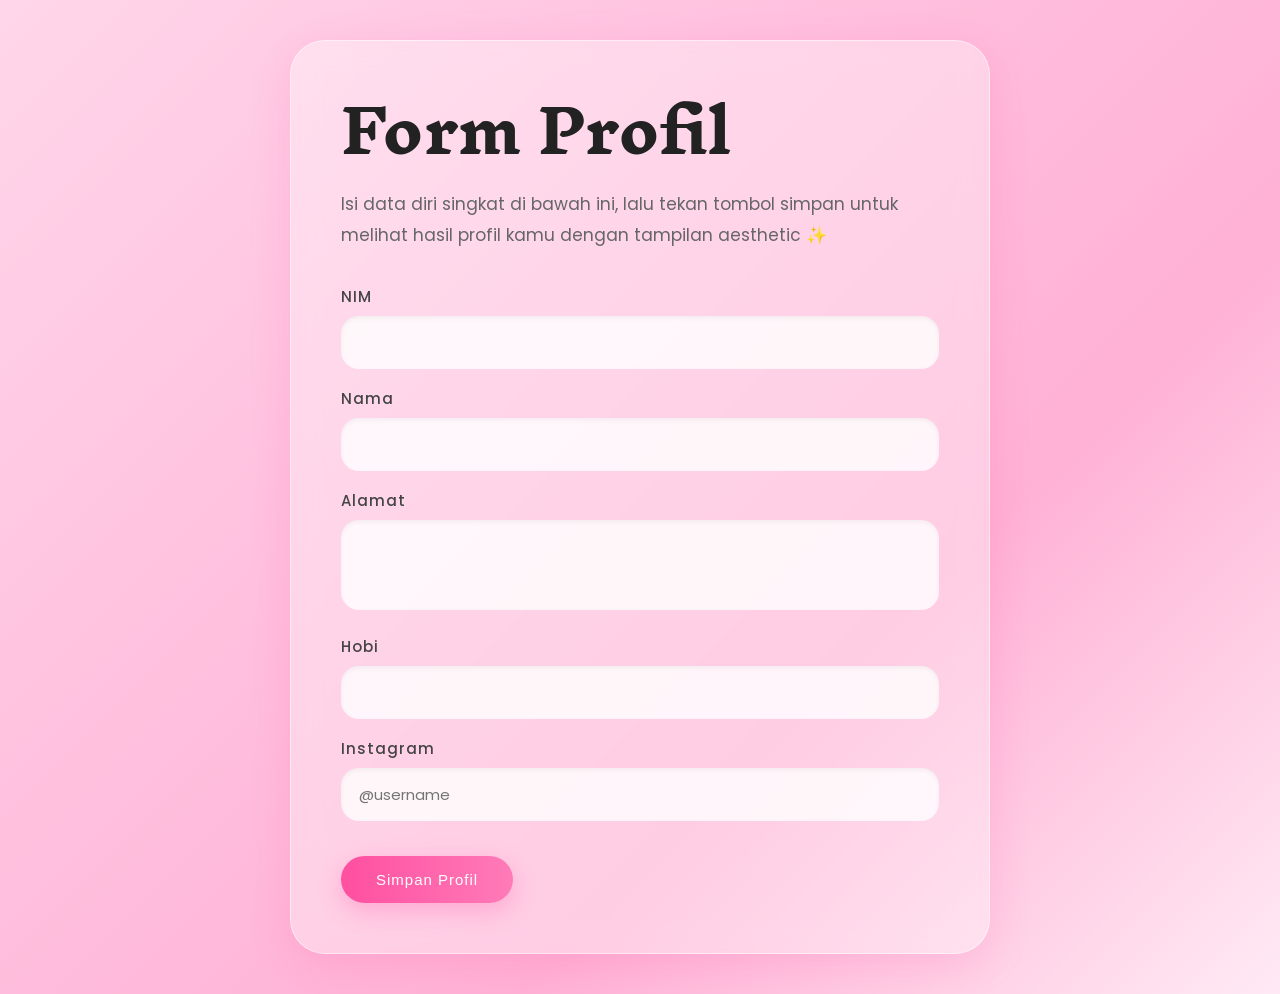
<file: profil.html>
<!DOCTYPE html>
<html lang="id">
<head>
	<meta charset="utf-8">
	<meta name="viewport" content="width=device-width, initial-scale=1.0">

	<title>Form Profil</title>

	<link href="https://fonts.googleapis.com/css2?family=Inknut+Antiqua:wght@300;400;500;600;700;800;900&family=Poppins:wght@300;400;500;600&display=swap" rel="stylesheet">

	<style>

		*{
			margin:0;
			padding:0;
			box-sizing:border-box;
		}

		body{
			min-height:100vh;
			font-family:'Poppins', sans-serif;

			/* GRADASI PINK SOFT */
			background: linear-gradient(
				135deg,
				#ffd6ea,
				#ffc2df,
				#ffb1d5,
				#ffeaf4
			);

			display:flex;
			justify-content:center;
			align-items:center;
			padding:40px;
		}

		.container{

			width:100%;
			max-width:700px;

			background:rgba(255,255,255,0.35);
			backdrop-filter:blur(14px);

			padding:50px;
			border-radius:35px;

			box-shadow:
			0 10px 40px rgba(255,79,160,0.18);

			border:1px solid rgba(255,255,255,0.5);
		}

		h1{
			font-size:60px;
			margin-bottom:20px;
			font-family:'Inknut Antiqua', serif;
			font-weight:bold;
			color:#222;
			line-height:1.3;
		}

		p{
			font-size:17px;
			margin-bottom:35px;
			color:#666;
			line-height:1.8;
		}

		label{
			display:block;
			margin-top:18px;
			margin-bottom:8px;
			font-size:15px;
			font-weight:500;
			color:#444;
			letter-spacing:1px;
		}

		input,
		textarea{

			width:100%;
			padding:15px 18px;

			font-size:15px;
			font-family:'Poppins', sans-serif;

			border:none;
			outline:none;

			border-radius:18px;

			background:rgba(255,255,255,0.8);

			box-shadow:
			inset 0 2px 5px rgba(0,0,0,0.05);

			transition:0.3s;
		}

		input:focus,
		textarea:focus{

			background:white;

			box-shadow:
			0 0 0 3px rgba(255,79,160,0.2);

		}

		textarea{
			height:90px;
			resize:none;
		}

		button{

			margin-top:35px;

			padding:15px 35px;

			border:none;
			border-radius:50px;

			background:linear-gradient(
				to right,
				#ff4fa0,
				#ff7bb8
			);

			color:white;

			font-size:15px;
			font-weight:500;
			letter-spacing:1px;

			cursor:pointer;

			box-shadow:
			0 8px 25px rgba(255,79,160,0.3);

			transition:0.4s;
		}

		button:hover{

			transform:translateY(-4px);

			box-shadow:
			0 12px 30px rgba(255,79,160,0.4);

		}

		/* RESPONSIVE */

		@media(max-width:768px){

			.container{
				padding:35px 25px;
			}

			h1{
				font-size:38px;
			}

			p{
				font-size:15px;
			}

		}

	</style>

</head>

<body>

	<div class="container">

		<h1>Form Profil</h1>

		<p>
			Isi data diri singkat di bawah ini, lalu tekan tombol simpan
			untuk melihat hasil profil kamu dengan tampilan aesthetic ✨
		</p>

		<form id="profilForm">

			<label>NIM</label>
			<input type="text" id="nim" required>

			<label>Nama</label>
			<input type="text" id="nama" required>

			<label>Alamat</label>
			<textarea id="alamat" required></textarea>

			<label>Hobi</label>
			<input type="text" id="hobi" required>

			<label>Instagram</label>
			<input type="text" id="instagram" placeholder="@username" required>

			<br>

			<button type="submit">
				Simpan Profil
			</button>

		</form>

	</div>

	<script>

		const form = document.getElementById("profilForm");

		form.addEventListener("submit", function(event){

			event.preventDefault();

			// ambil data input
			const nim = document.getElementById("nim").value;
			const nama = document.getElementById("nama").value;
			const alamat = document.getElementById("alamat").value;
			const hobi = document.getElementById("hobi").value;
			const instagram = document.getElementById("instagram").value;

			// simpan ke localStorage
			localStorage.setItem("nim", nim);
			localStorage.setItem("nama", nama);
			localStorage.setItem("alamat", alamat);
			localStorage.setItem("hobi", hobi);
			localStorage.setItem("instagram", instagram);

			// pindah halaman
			window.location.href = "profiltampil.html";

		});

	</script>

</body>
</html>
</file>
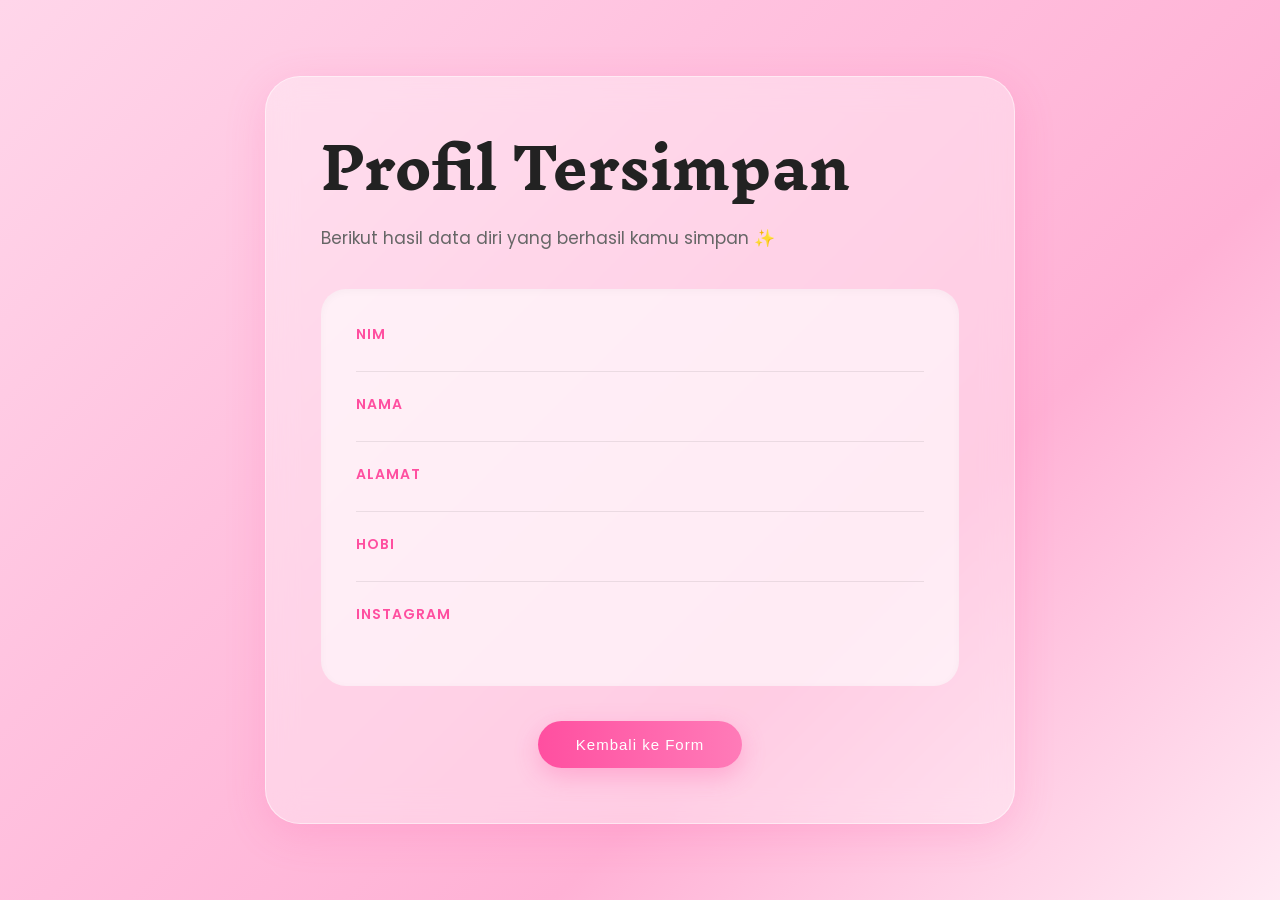
<file: profiltampil.html>
<!DOCTYPE html>
<html lang="id">
<head>
	<meta charset="utf-8">
	<meta name="viewport" content="width=device-width, initial-scale=1.0">

	<title>Profil Tersimpan</title>

	<link href="https://fonts.googleapis.com/css2?family=Inknut+Antiqua:wght@300;400;500;600;700;800;900&family=Poppins:wght@300;400;500;600&display=swap" rel="stylesheet">

	<style>

		*{
			margin:0;
			padding:0;
			box-sizing:border-box;
		}

		body{

			min-height:100vh;

			font-family:'Poppins', sans-serif;

			background: linear-gradient(
				135deg,
				#ffd6ea,
				#ffc2df,
				#ffb1d5,
				#ffeaf4
			);

			display:flex;
			justify-content:center;
			align-items:center;

			padding:40px;

		}

		.container{

			width:100%;
			max-width:750px;

			background:rgba(255,255,255,0.35);

			backdrop-filter:blur(15px);

			border-radius:35px;

			padding:55px;

			box-shadow:
			0 10px 40px rgba(255,79,160,0.18);

			border:1px solid rgba(255,255,255,0.5);

		}

		h1{

			font-size:55px;

			font-family:'Inknut Antiqua', serif;

			font-weight:bold;

			color:#222;

			line-height:1.3;

			margin-bottom:20px;

		}

		p{

			font-size:17px;

			color:#666;

			line-height:1.8;

			margin-bottom:35px;

		}

		.data{

			background:rgba(255,255,255,0.6);

			padding:35px;

			border-radius:25px;

			box-shadow:
			inset 0 2px 8px rgba(0,0,0,0.03);

		}

		.item{

			margin-bottom:22px;

			padding-bottom:18px;

			border-bottom:1px solid rgba(0,0,0,0.08);

		}

		.item:last-child{
			border-bottom:none;
			margin-bottom:0;
		}

		.label{

			font-size:14px;

			letter-spacing:1px;

			text-transform:uppercase;

			color:#ff4fa0;

			font-weight:600;

			margin-bottom:8px;

		}

		.value{

			font-size:18px;

			color:#444;

			line-height:1.8;

		}

		.button-box{
			text-align:center;
		}

		button{

			margin-top:35px;

			padding:15px 38px;

			border:none;

			border-radius:50px;

			background:linear-gradient(
				to right,
				#ff4fa0,
				#ff7bb8
			);

			color:white;

			font-size:15px;

			font-weight:500;

			letter-spacing:1px;

			cursor:pointer;

			box-shadow:
			0 8px 25px rgba(255,79,160,0.3);

			transition:0.4s;

		}

		button:hover{

			transform:translateY(-4px);

			box-shadow:
			0 12px 30px rgba(255,79,160,0.4);

		}

		/* RESPONSIVE */

		@media(max-width:768px){

			.container{
				padding:35px 25px;
			}

			h1{
				font-size:38px;
			}

			p{
				font-size:15px;
			}

			.value{
				font-size:16px;
			}

		}

	</style>

</head>

<body>

	<div class="container">

		<h1>Profil Tersimpan</h1>

		<p>
			Berikut hasil data diri yang berhasil kamu simpan ✨
		</p>

		<div class="data">

			<div class="item">

				<div class="label">
					NIM
				</div>

				<div class="value" id="hasilNim"></div>

			</div>

			<div class="item">

				<div class="label">
					Nama
				</div>

				<div class="value" id="hasilNama"></div>

			</div>

			<div class="item">

				<div class="label">
					Alamat
				</div>

				<div class="value" id="hasilAlamat"></div>

			</div>

			<div class="item">

				<div class="label">
					Hobi
				</div>

				<div class="value" id="hasilHobi"></div>

			</div>

			<div class="item">

				<div class="label">
					Instagram
				</div>

				<div class="value" id="hasilInstagram"></div>

			</div>

		</div>

		<div class="button-box">

			<button onclick="kembaliForm()">
				Kembali ke Form
			</button>

		</div>

	</div>

	<script>

		// tampilkan data dari localStorage

		document.getElementById("hasilNim").innerText =
		localStorage.getItem("nim");

		document.getElementById("hasilNama").innerText =
		localStorage.getItem("nama");

		document.getElementById("hasilAlamat").innerText =
		localStorage.getItem("alamat");

		document.getElementById("hasilHobi").innerText =
		localStorage.getItem("hobi");

		document.getElementById("hasilInstagram").innerText =
		localStorage.getItem("instagram");

		function kembaliForm(){

			window.location.href = "profil.html";

		}

	</script>

</body>
</html>
</file>
